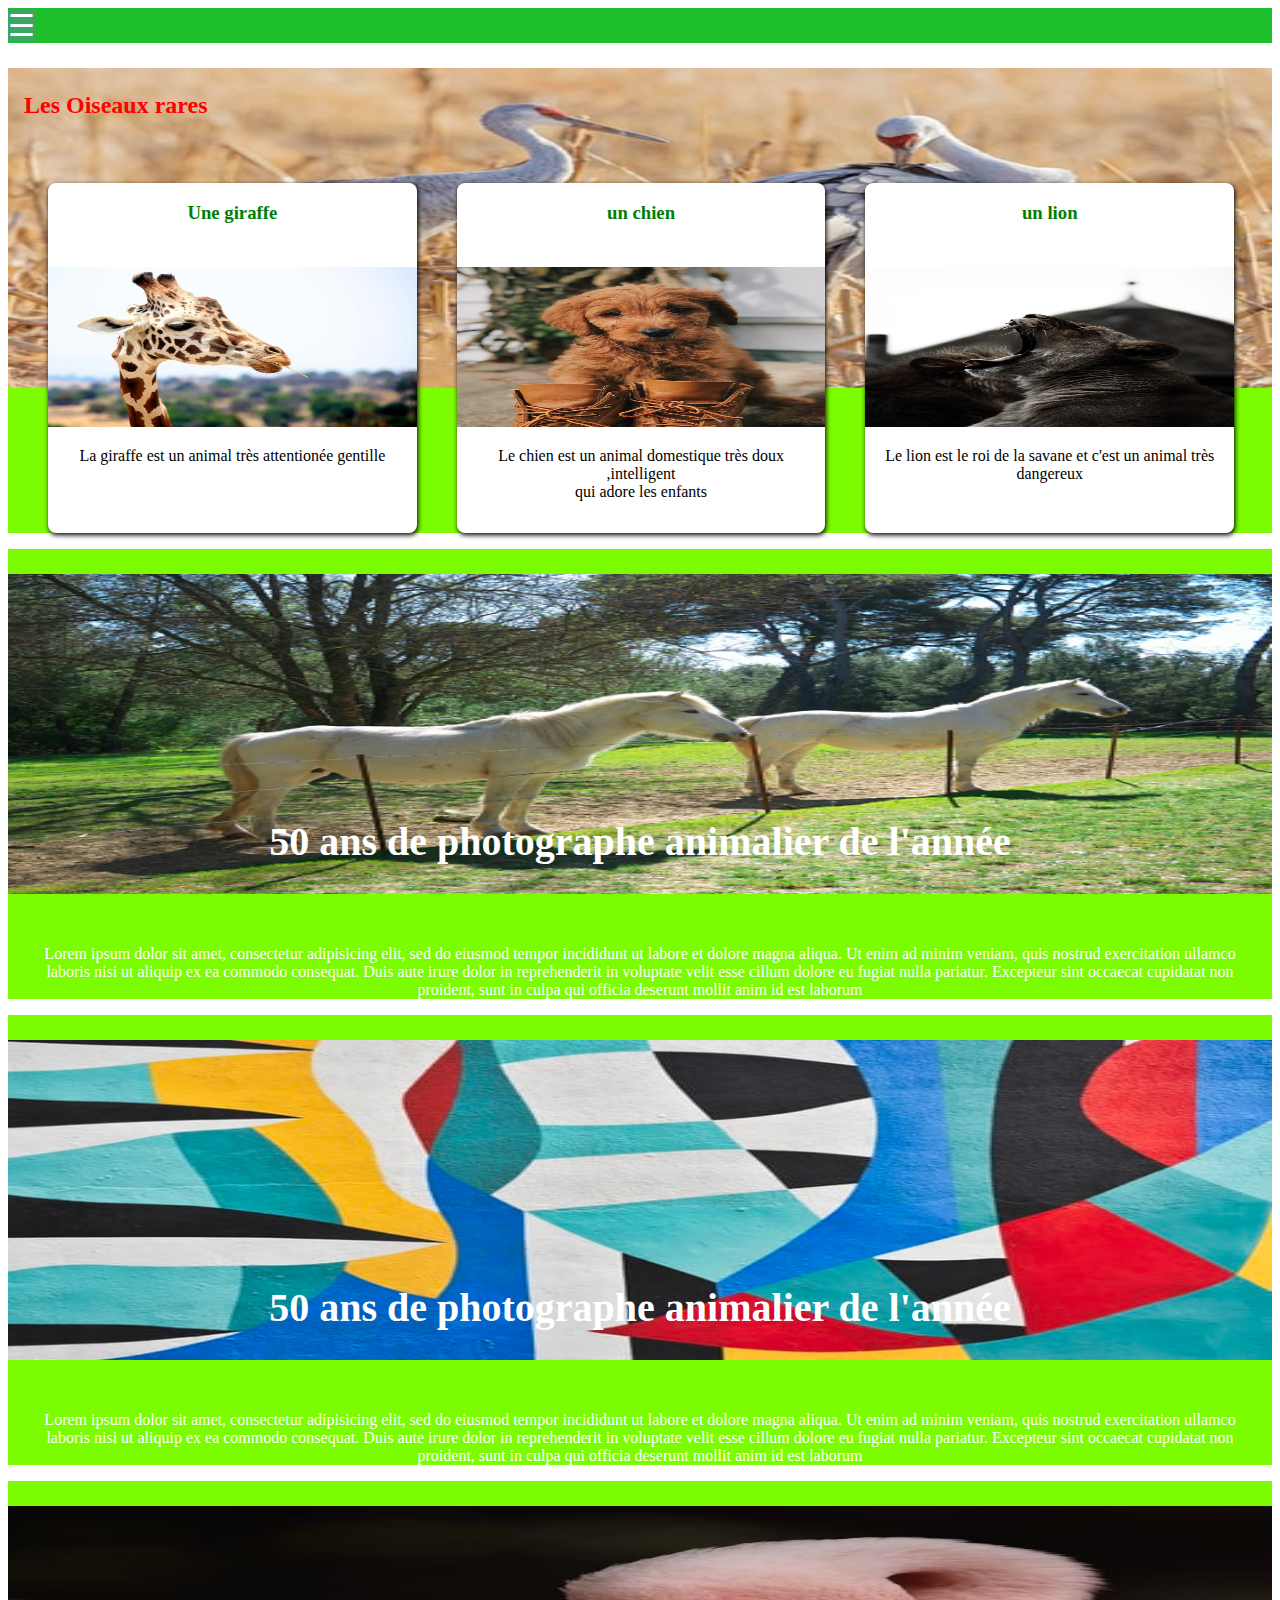
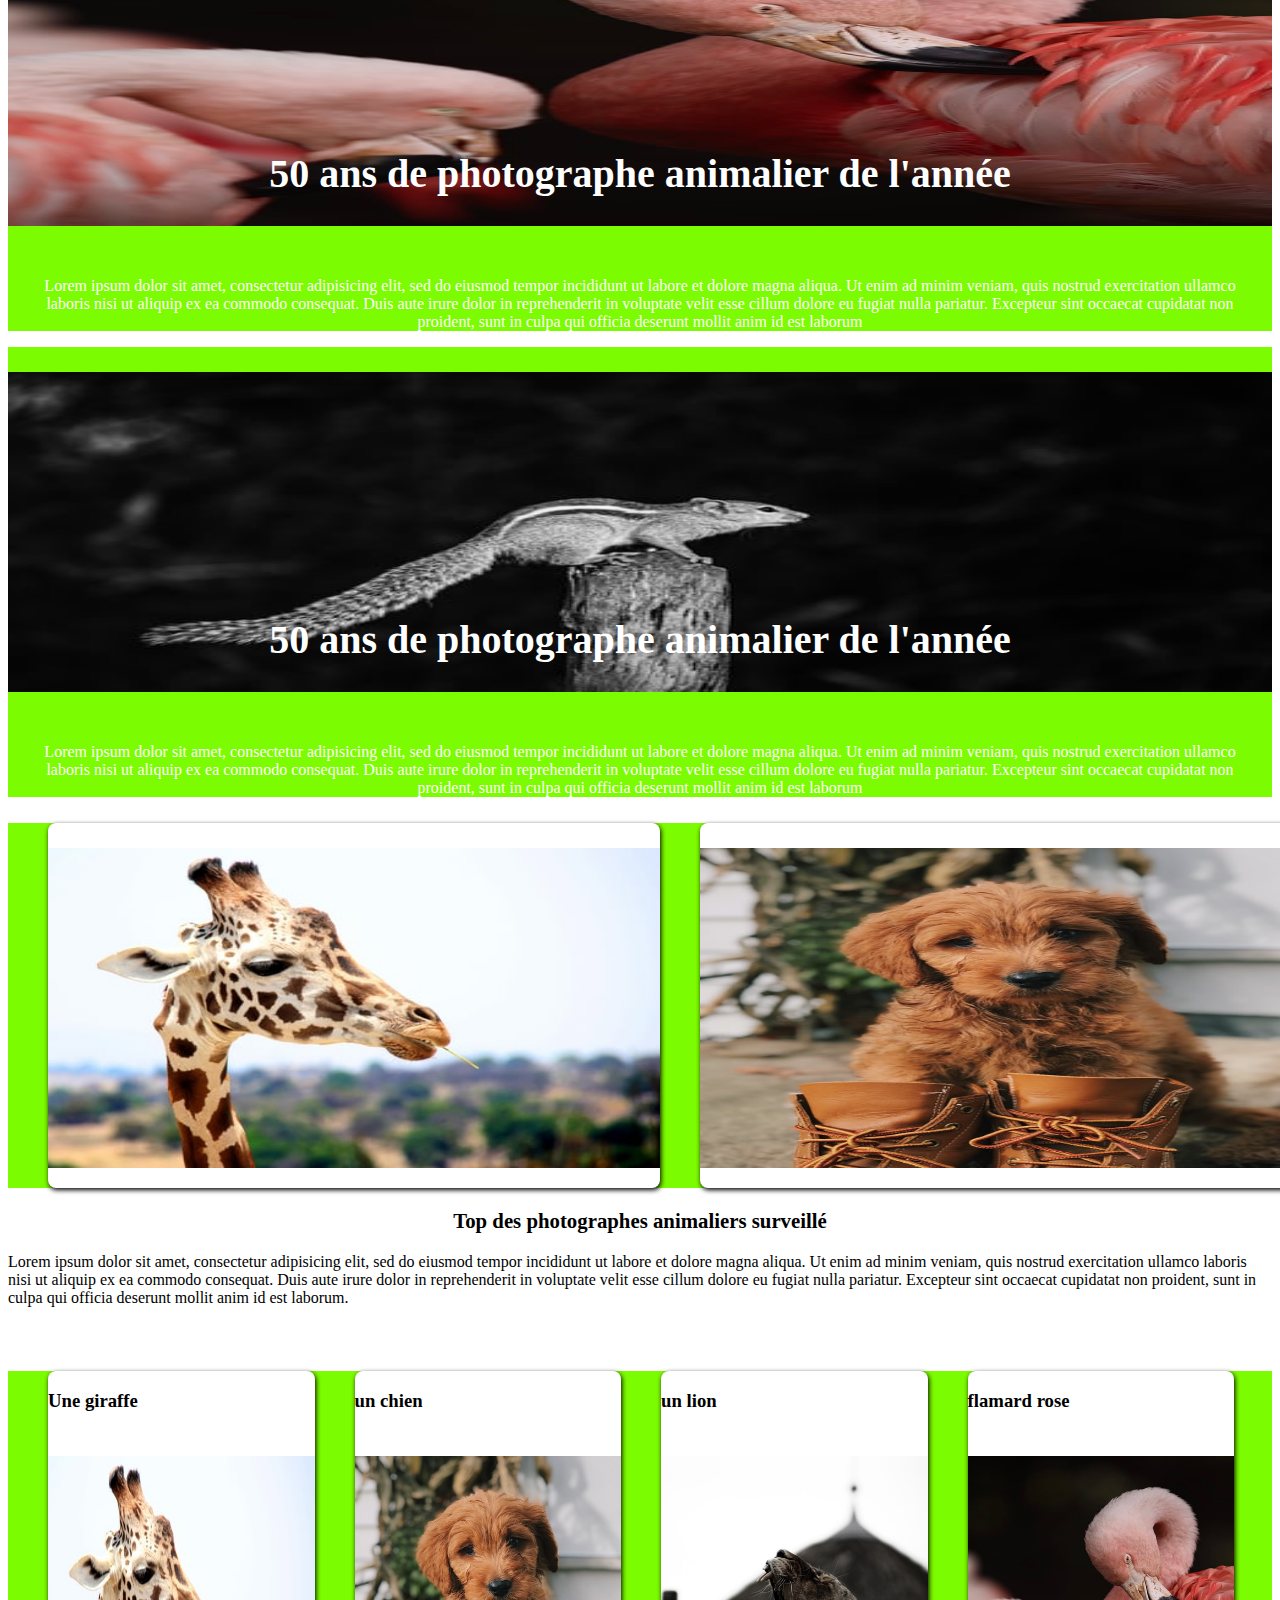
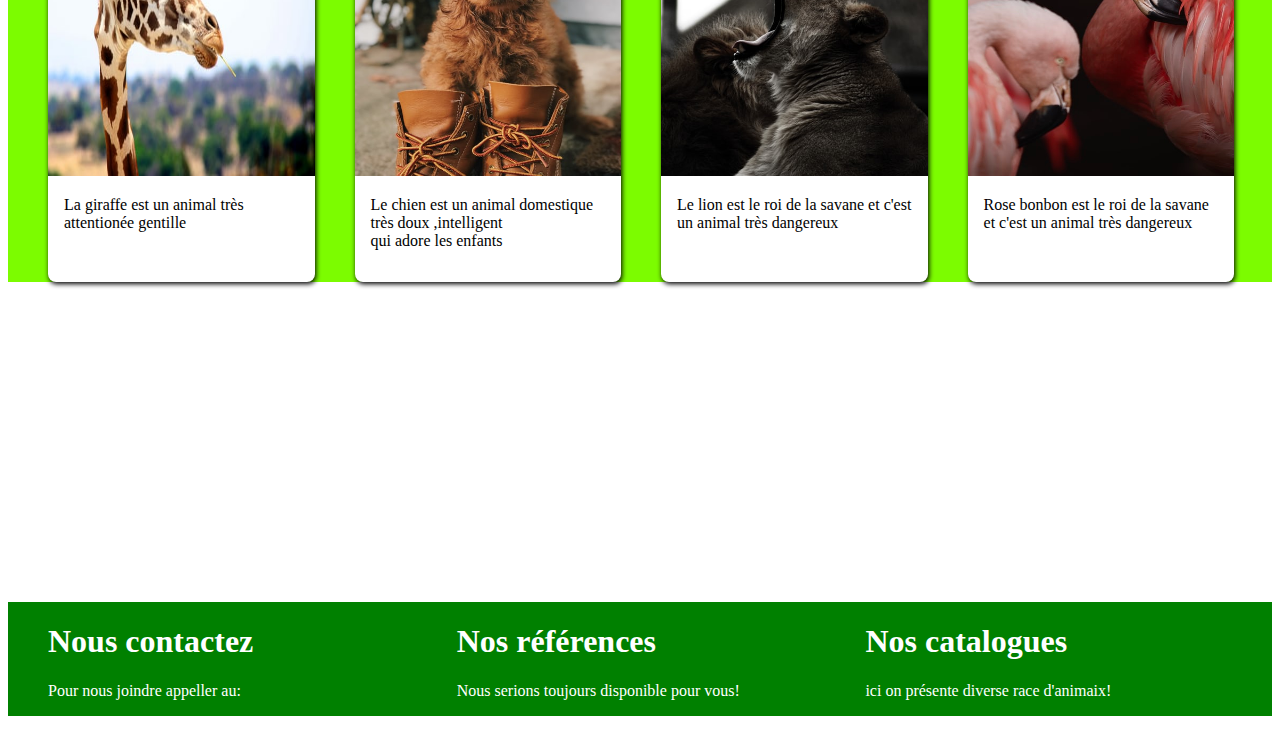
<file: index.html>
<!DOCTYPE html>
<html lang="fr">

<head>
    <meta charset="UTF-8">
    <meta http-equiv="X-UA-Compatible" content="IE=edge">
    <meta name="viewport" content="width=device-width, initial-scale=1.0">
    <title>TheZOO | Acceuil</title>
    <link rel="stylesheet" href="css/style.css">
</head>

<body>
    <header>
        <nav id="mySidenav" class="sidenav">
            <a href="javascript:void(0)" class="closebtn" onclick="closeNav()">&times;</a>

            <a href="#">TheZoo</a>
            <a href="#">Services</a>
            <a href="#">About</a>
            <a href="#">Contact</a>
        </nav>
        <span style="font-size:30px;cursor:
pointer" onpointermove="openNav()">☰ 
</span>
    </header>


         <div class="banniere">
                <img src="images/img.jpg" alt="oiseaux" title="faune">
             <h2>Les Oiseaux rares</h2>
        </div>




    <div class="container1">

       <ul class="picture">
           <li class="see" >
                <h3>Une giraffe</h3>
               <img src="images/giraffe.jpg" alt="photo de giraffe">
               <p>La giraffe est un animal très attentionée gentille</p>
               
           </li>

           <li class="see">
                <h3>un chien</h3>
               <img src="images/chien.jpg" alt="photo de chien">
               <p>Le chien est un animal domestique très doux ,intelligent </br> 
               qui adore les enfants </p>
               
           </li>

           <li class="see">
                <h3>un lion</h3>
               <img src="images/lion.jpg" alt="photo de lion">
               <p>Le lion est le roi de la savane et c'est un animal très dangereux </ br> </p>
               
           </li>
       </ul>

    </div>

    <div class="elephant">
        <img src="images/cheval.jpg" alt="photo de cheval">
        <h4>50 ans de photographe animalier de l'année</h4>
        <p>Lorem ipsum dolor sit amet, consectetur adipisicing elit, sed do eiusmod
        tempor incididunt ut labore et dolore magna aliqua. Ut enim ad minim veniam,
        quis nostrud exercitation ullamco laboris nisi ut aliquip ex ea commodo
        consequat. Duis aute irure dolor in reprehenderit in voluptate velit esse
        cillum dolore eu fugiat nulla pariatur. Excepteur sint occaecat cupidatat non
        proident, sunt in culpa qui officia deserunt mollit anim id est laborum</p>
        
    </div>
     

     <div class="elephant">
        <img src="images/yes.jpg" alt="photo de couleur">
        <h4>50 ans de photographe animalier de l'année</h4>
        <p>Lorem ipsum dolor sit amet, consectetur adipisicing elit, sed do eiusmod
        tempor incididunt ut labore et dolore magna aliqua. Ut enim ad minim veniam,
        quis nostrud exercitation ullamco laboris nisi ut aliquip ex ea commodo
        consequat. Duis aute irure dolor in reprehenderit in voluptate velit esse
        cillum dolore eu fugiat nulla pariatur. Excepteur sint occaecat cupidatat non
        proident, sunt in culpa qui officia deserunt mollit anim id est laborum</p>
        
    </div>

     <div class="elephant">
        <img src="images/no.jpg" alt="photo de 'laigle">
        <h4>50 ans de photographe animalier de l'année</h4>
        <p>Lorem ipsum dolor sit amet, consectetur adipisicing elit, sed do eiusmod
        tempor incididunt ut labore et dolore magna aliqua. Ut enim ad minim veniam,
        quis nostrud exercitation ullamco laboris nisi ut aliquip ex ea commodo
        consequat. Duis aute irure dolor in reprehenderit in voluptate velit esse
        cillum dolore eu fugiat nulla pariatur. Excepteur sint occaecat cupidatat non
        proident, sunt in culpa qui officia deserunt mollit anim id est laborum</p>
        
    </div>

     <div class="elephant">
        <img src="images/non.jpg" alt="photo de 'laigle">
        <h4>50 ans de photographe animalier de l'année</h4>
        <p> Lorem ipsum dolor sit amet, consectetur adipisicing elit, sed do eiusmod
        tempor incididunt ut labore et dolore magna aliqua. Ut enim ad minim veniam,
        quis nostrud exercitation ullamco laboris nisi ut aliquip ex ea commodo
        consequat. Duis aute irure dolor in reprehenderit in voluptate velit esse
        cillum dolore eu fugiat nulla pariatur. Excepteur sint occaecat cupidatat non
        proident, sunt in culpa qui officia deserunt mollit anim id est laborum</p>
        
    </div>

     <div class="section">
        <ul class="sectiondouble">
            <li class="two">
                <img src="images/giraffe.jpg" alt="giraffe">
            </li> 

            <li class="two">
                <img src="images/chien.jpg" alt="chien">
            </li>
        </ul>
    </div>

    <h3> Top des photographes animaliers surveillé</h3>
    <p> Lorem ipsum dolor sit amet, consectetur adipisicing elit, sed do eiusmod
    tempor incididunt ut labore et dolore magna aliqua. Ut enim ad minim veniam,
    quis nostrud exercitation ullamco laboris nisi ut aliquip ex ea commodo
    consequat. Duis aute irure dolor in reprehenderit in voluptate velit esse
    cillum dolore eu fugiat nulla pariatur. Excepteur sint occaecat cupidatat non
    proident, sunt in culpa qui officia deserunt mollit anim id est laborum.</p>

    <div class="section2">

       <ul class="picture2">
           <li class="read" >
                <h3>Une giraffe</h3>
               <img src="images/giraffe.jpg" alt="photo de giraffe">
               <p>La giraffe est un animal très attentionée gentille</p>
               
           </li>

           <li class="read">
                <h3>un chien</h3>
               <img src="images/chien.jpg" alt="photo de chien">
               <p>Le chien est un animal domestique très doux ,intelligent </br> 
               qui adore les enfants </p>
               
           </li>

           <li class="read">
                <h3>un lion</h3>
               <img src="images/lion.jpg" alt="photo de lion">
               <p>Le lion est le roi de la savane et c'est un animal très dangereux </ br> </p>
               
           </li>

           <li class="read">
                <h3>flamard rose</h3>
               <img src="images/no.jpg" alt="photo de lion">
               <p>Rose bonbon est le roi de la savane et c'est un animal très dangereux </ br> </p>
               
           </li>
       </ul>

    </div>


    <footer>
        <ul>
            <li>
                <h1>Nous contactez</h1>
                <p> Pour nous joindre appeller au:</p>
            </li>
            <li>
                <h1>Nos références</h1>
                <p>Nous serions toujours disponible pour vous!</p>
            </li>
            <li>
                <h1>Nos catalogues</h1>
                <p> ici on présente diverse race d'animaix!</p>
            </li>
        </ul>
    </footer>

  



    <script src="js/feuille.js"></script>
</body>
</html>
</file>
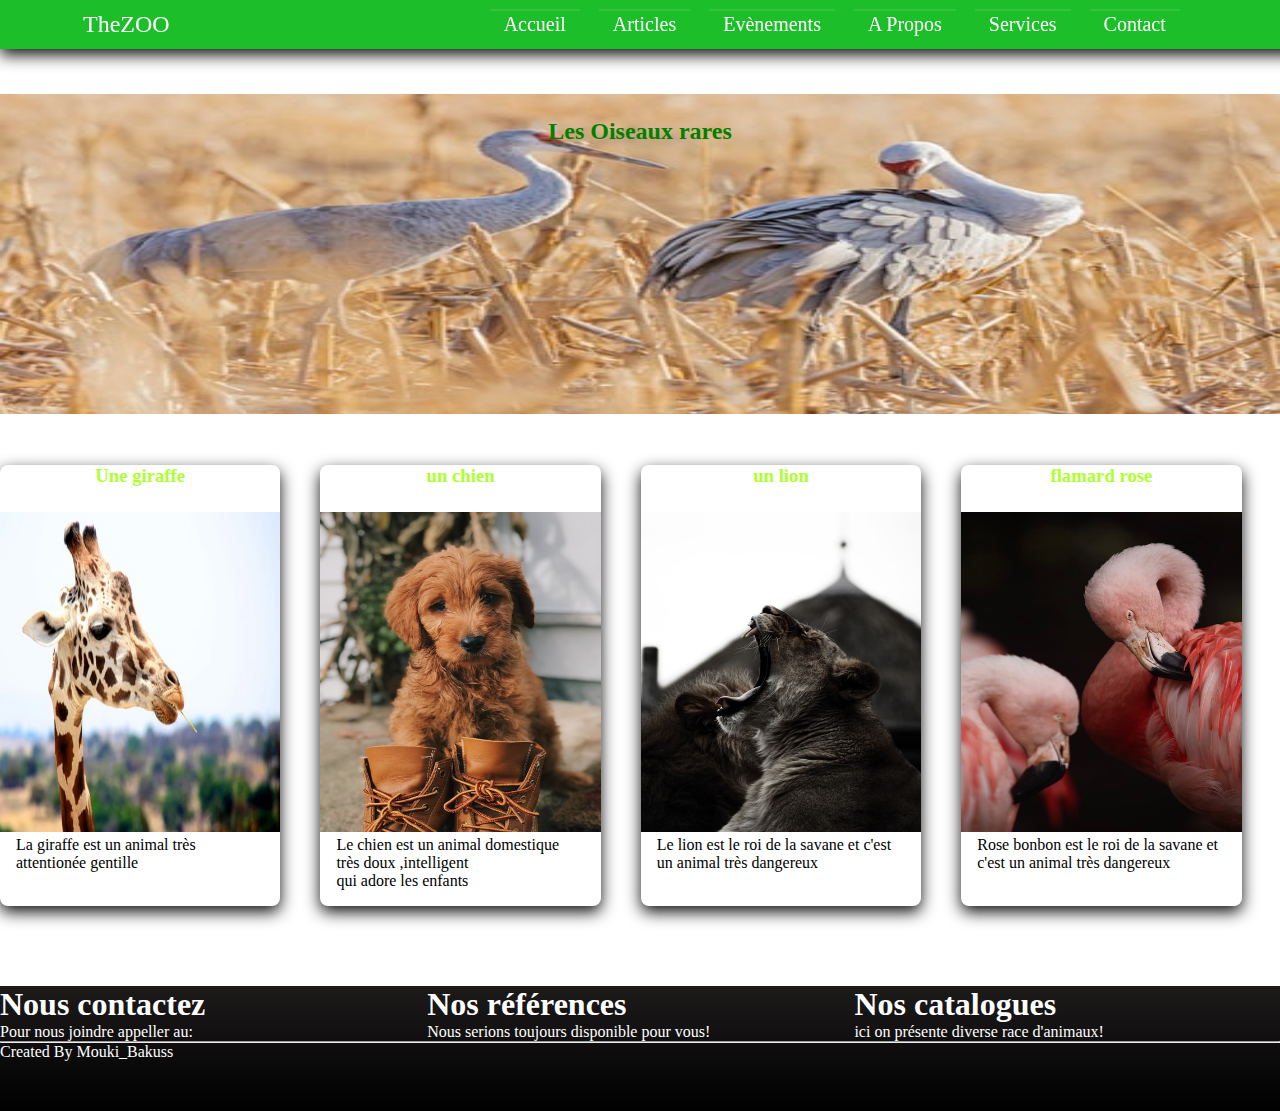
<file: pre-index.html>
<!DOCTYPE html>
<html>
<head>
	<meta charset="utf-8">
	<meta http-equiv="X-UA-Compatible" content="IE=edge">
    <meta name="viewport" content="width=device-width, initial-scale=1.0">
	<link rel="stylesheet" type="text/css" href="css/feuille.css">
	<title></title>
</head>
<body>
	<input type="checkbox" name="" id="check">
    <label for="check" class="btn-label">
        <span id="btn">☰</span>
        <span id="cancel">X</span>
    </label>
    <div class="sidebar">
        <header> TheZOO
        </header>
        <ul>
            <li><a href="../index.html">Accueil</a></li>
            <li><a href="search.html">Articles</a></li>
            <li><a href="#">Evènements</a></li>
            <li><a href="#">A Propos</a></li>
            <li><a href="#">Services</a></li>
            <li><a href="#">Contact</a></li>
        </ul>
    </div>


         <div class="banniere">
             <img src="images/img.jpg" alt="oiseaux" title="faune">
             <h2>Les Oiseaux rares</h2>
        </div>




    <div class="container1"> 

    	<div class="section2">

       <ul class="picture2">
           <li class="read" >
               <h3>Une giraffe</h3>
               <img src="images/giraffe.jpg" alt="photo de giraffe">
               <p>La giraffe est un animal très attentionée gentille</p> 
           </li>

           <li class="read">
                <h3>un chien</h3>
               <img src="images/chien.jpg" alt="photo de chien">
               <p>Le chien est un animal domestique très doux ,intelligent </br> 
               qui adore les enfants </p>
               
           </li>

           <li class="read">
               <h3>un lion</h3>
               <img src="images/lion.jpg" alt="photo de lion">
               <p>Le lion est le roi de la savane et c'est un animal très dangereux </ br> </p>
               
           </li>

           <li class="read">
               <h3>flamard rose</h3>
               <img src="images/no.jpg" alt="photo de lion">
               <p>Rose bonbon est le roi de la savane et c'est un animal très dangereux </ br> </p> 
           </li>
       </ul>

    </div>








      <footer>
        <ul>

            <li>
                <h1>Nous contactez</h1>
                <p> Pour nous joindre appeller au:</p>
            </li>
            <li>
                <h1>Nos références</h1>
                <p>Nous serions toujours disponible pour vous!</p>
            </li>
            <li>
                <h1>Nos catalogues</h1>
                <p> ici on présente diverse race d'animaux!</p>
            </li>

        </ul>
        <hr class="ligne">
        <div>
        	<p>Created By Mouki_Bakuss</p>
        </div>
    </footer>


  



    
</body>
</html>
</body>
</html>
</file>
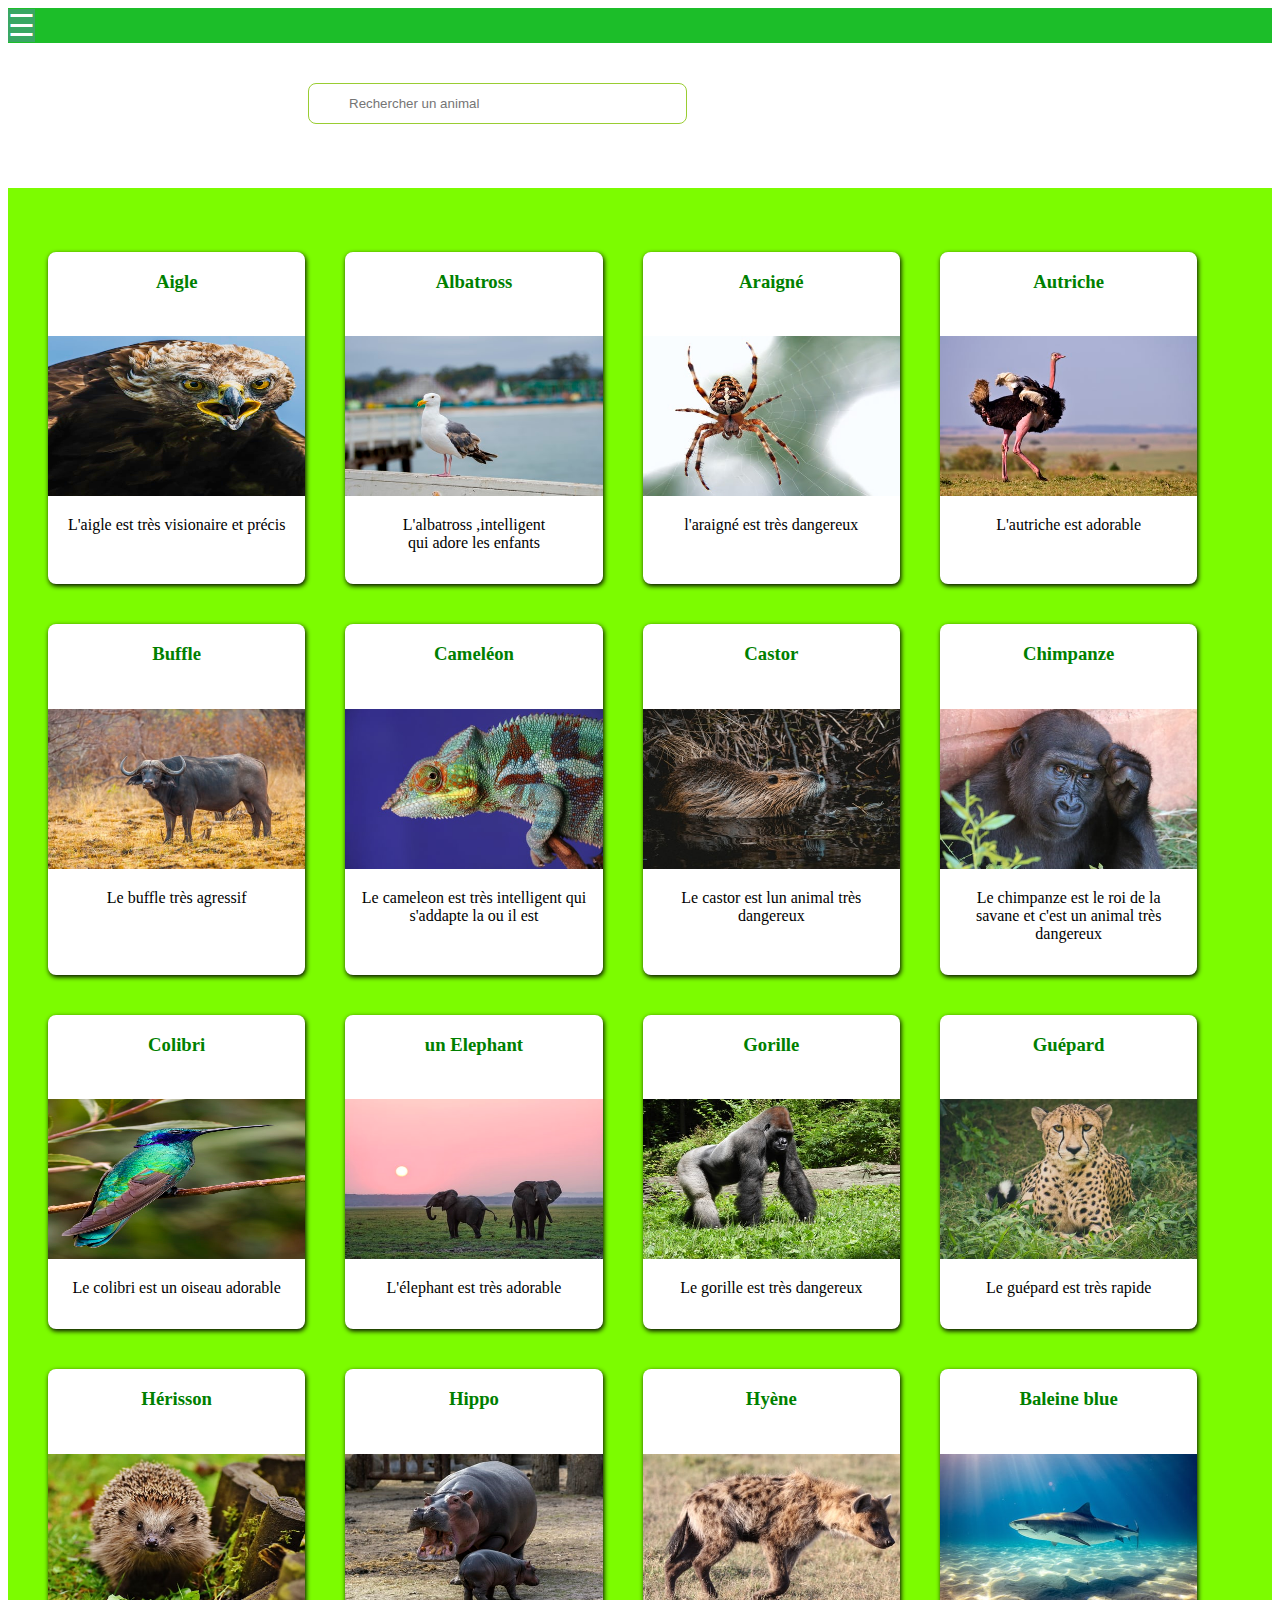
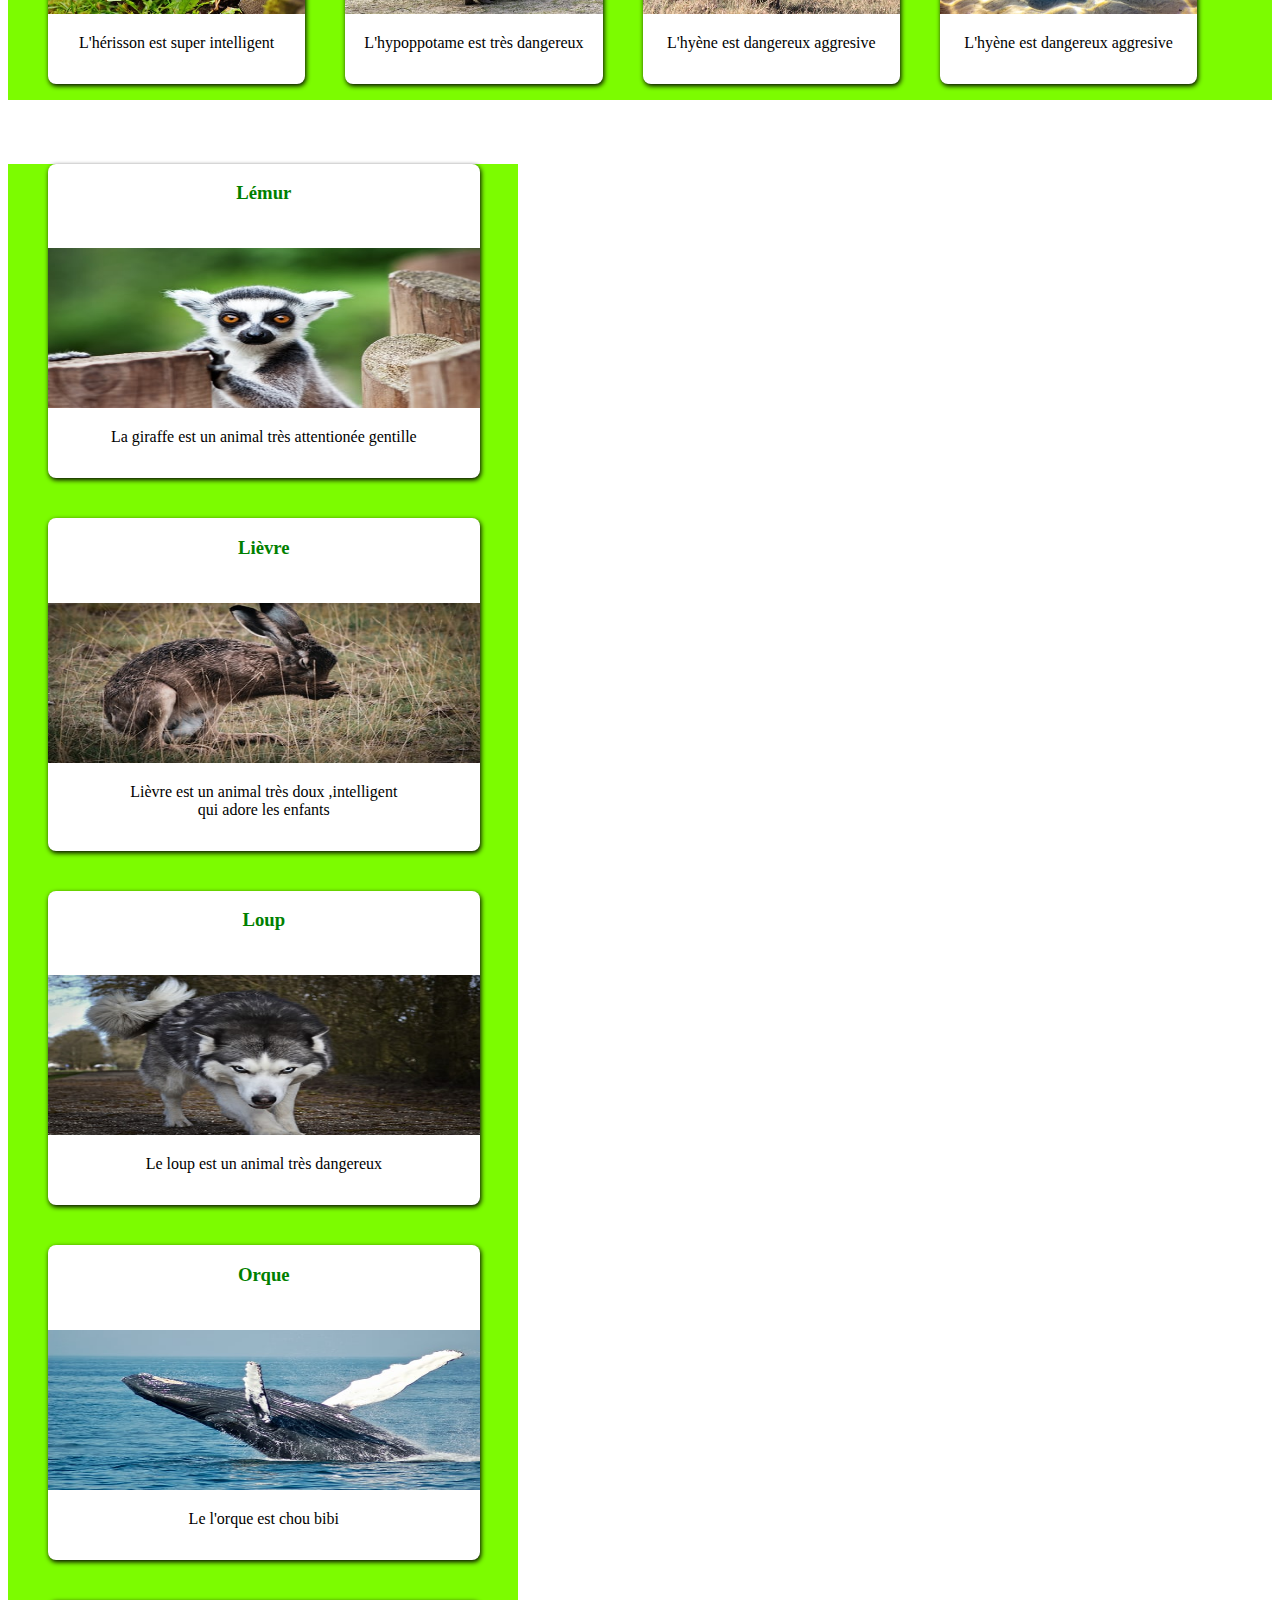
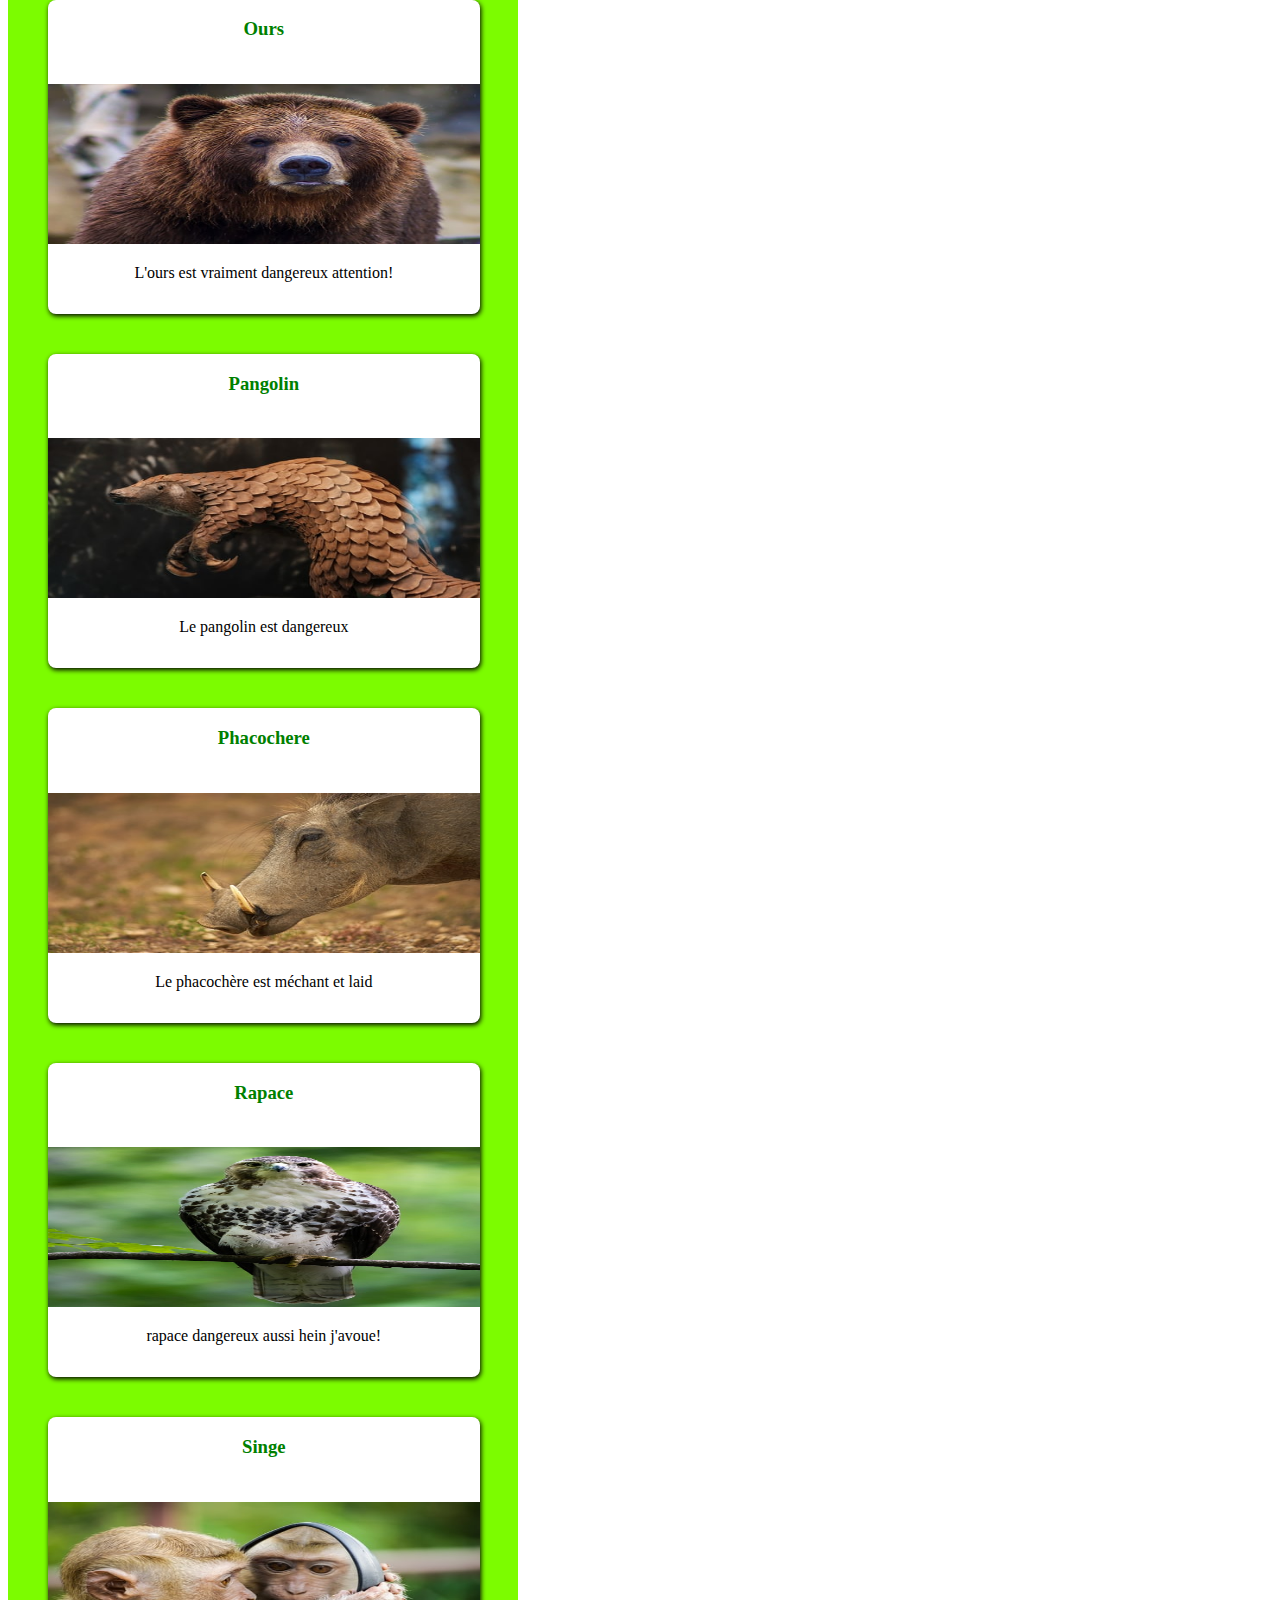
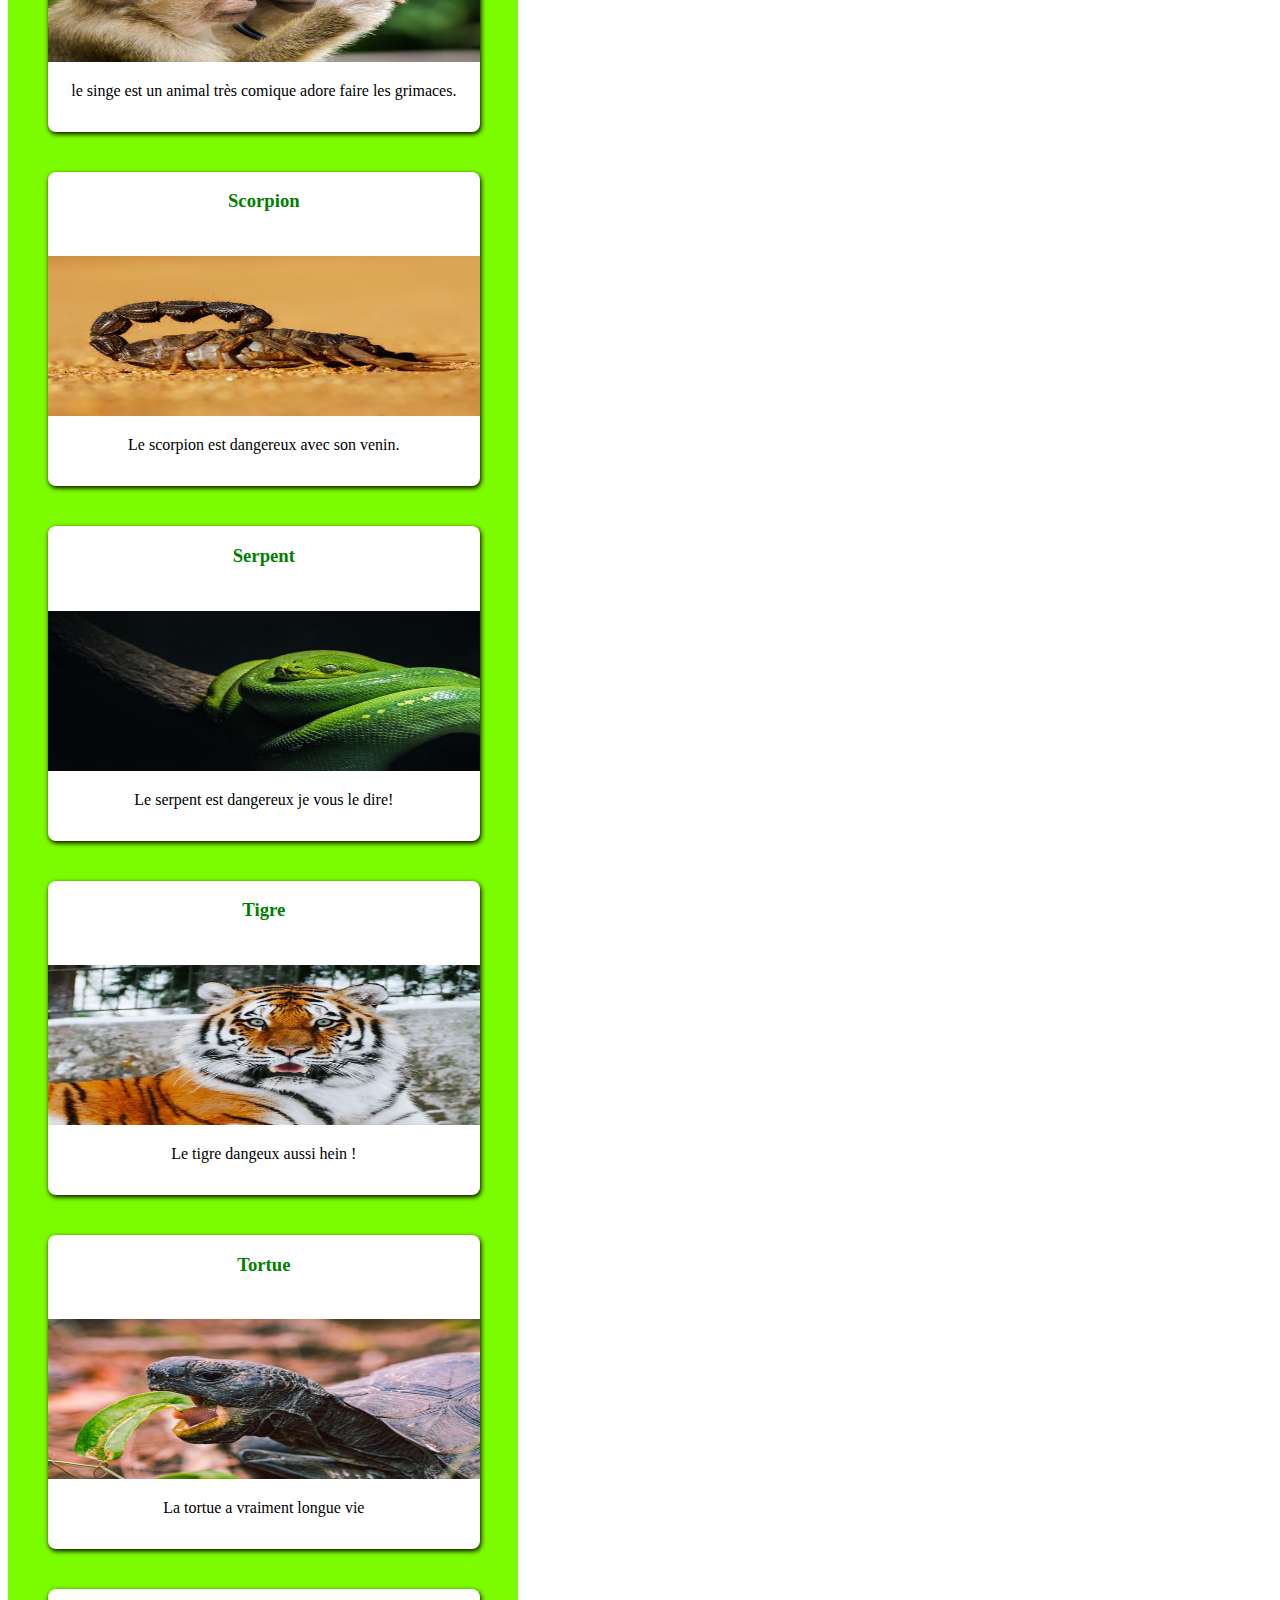
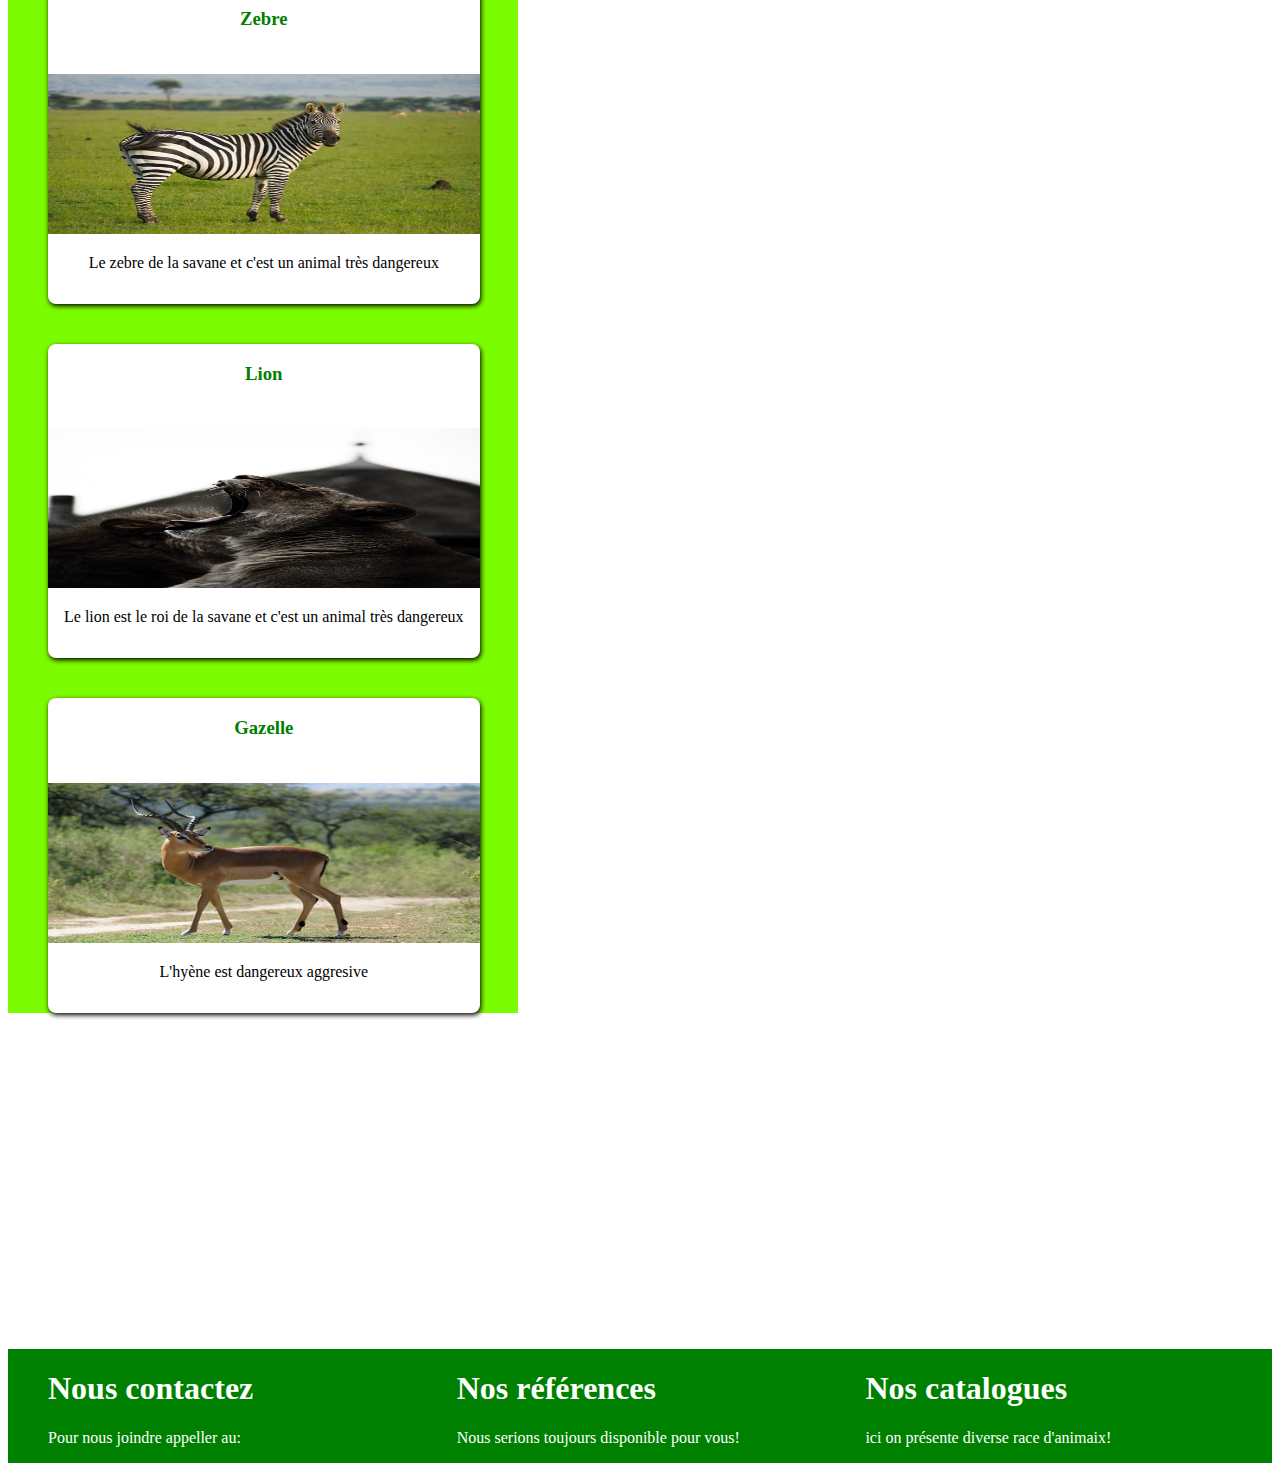
<file: search.html>
<!DOCTYPE html>
<html>
<head>
	<meta charset="utf-8">
	 <meta charset="UTF-8">
    <meta http-equiv="X-UA-Compatible" content="IE=edge">
    <meta name="viewport" content="width=device-width, initial-scale=1.0">
    <title>TheZOO | Acceuil</title>
    <link rel="stylesheet" href="css/style.css">
	<title>Page de recherche</title>
</head>
<body>

	<header>
        <nav id="mySidenav" class="sidenav">
            <a href="javascript:void(0)" class="closebtn" onclick="closeNav()">&times;</a>

            <a href="#">TheZoo</a>
            <a href="#">Services</a>
            <a href="#">About</a>
            <a href="#">Contact</a>
        </nav>
        <span style="font-size:30px;cursor:
pointer" onpointermove="openNav()">☰ 
</span>
    </header>

    <input type="search" name="search" placeholder="Rechercher un animal" id="Filt"
    onkeyup="searchFilter()">

     <div class="card1">

       <ul class="picture" id="listener">
           <li class="see" >
                <h3>Aigle</h3>
               <img src="images/aigle_royal.jpg" alt="photo d'un aigle">
               <p>L'aigle est très visionaire et précis</p>
               
           </li>

           <li class="see">
                <h3>Albatross</h3>
               <img src="images/albatross.jpg" alt="photo de l'albatross">
               <p>L'albatross ,intelligent </br> 
               qui adore les enfants </p>    
           </li>

           <li class="see">
                <h3>Araigné</h3>
               <img src="images/araigne.jpg" alt="photo de L'araigné">
               <p>l'araigné est très dangereux </ br> </p>
           </li>
           <li class="see">
                <h3>Autriche</h3>
               <img src="images/autriche.jpg" alt="photo de L'autriche">
               <p>L'autriche est adorable</ br> </p>
           </li>
           <li class="see">
                <h3>Buffle</h3>
               <img src="images/buffle.jpg" alt="photo de buffle">
               <p>Le buffle très agressif</ br> </p>
           </li>
           <li class="see">
                <h3>Cameléon</h3>
               <img src="images/cameleon.jpg" alt="photo de cameleon">
               <p>Le  cameleon est très intelligent qui s'addapte la ou il est </ br> </p>
           </li>
           <li class="see">
                <h3>Castor</h3>
               <img src="images/castor.jpg" alt="photo de castor">
               <p>Le castor est lun animal très dangereux </ br> </p>
           </li>
           <li class="see">
                <h3>Chimpanze</h3>
               <img src="images/chimpanze.jpg" alt="photo de chimpanze">
               <p>Le chimpanze est le roi de la savane et c'est un animal très dangereux </ br> </p>
           </li>
           <li class="see">
                <h3>Colibri</h3>
               <img src="images/colibri.jpg" alt="photo de colibri">
               <p>Le colibri est un oiseau adorable</p>
           </li>
           <li class="see">
                <h3>un Elephant</h3>
               <img src="images/elephant.jpg" alt="photo de l'elephant">
               <p>L'élephant est très adorable</p>
           </li>
           <li class="see">
                <h3>Gorille</h3>
               <img src="images/gorille.jpg" alt="photo de gorille">
               <p>Le gorille est très dangereux </p>
           </li>
           <li class="see">
                <h3>Guépard</h3>
               <img src="images/guepard.jpg" alt="photo de guepard">
               <p>Le guépard est très rapide </p>
           </li>
           <li class="see">
                <h3>Hérisson</h3>
               <img src="images/herisson.jpg" alt="photo de l'hérisson">
               <p>L'hérisson est super intelligent </p>
           </li>
           <li class="see">
                <h3>Hippo</h3>
               <img src="images/hippo.jpg" alt="photo de l'hypoppotame">
               <p>L'hypoppotame est très dangereux </p>
           </li>
           <li class="see">
                <h3>Hyène</h3>
               <img src="images/hyene.jpg" alt="photo de l'hyène">
               <p>L'hyène est dangereux aggresive </p>
           </li>
           <li class="see">
                <h3>Baleine blue</h3>
               <img src="images/baleine.jpg" alt="photo de baleine">
               <p>L'hyène est dangereux aggresive </p>
           </li>
       </ul>

    </div>



    <div class="card2">

       <ul class="picture" id="listener2" >
           <li class="see" >
                <h3>Lémur</h3>
               <img src="images/lemur.jpg" alt="photo de lemur">
               <p>La giraffe est un animal très attentionée gentille</p>
               
           </li>

           <li class="see">
                <h3>Lièvre</h3>
               <img src="images/lievre.jpg" alt="photo de lièvre">
               <p>Lièvre est un animal très doux ,intelligent </br> 
               qui adore les enfants </p>    
           </li>

           <li class="see">
                <h3>Loup</h3>
               <img src="images/loup.jpg" alt="photo de loup">
               <p>Le loup est un animal très dangereux </p>
           </li>
           <li class="see">
                <h3>Orque</h3>
               <img src="images/orque.jpg" alt="photo d'orque">
               <p>Le l'orque est chou bibi </p>
           </li>
           <li class="see">
                <h3>Ours</h3>
               <img src="images/ours.jpg" alt="photo de d'ours">
               <p>L'ours est vraiment dangereux attention! </p>
           </li>
           <li class="see">
                <h3>Pangolin</h3>
               <img src="images/pangolin.jpg" alt="photo de pangolin">
               <p>Le pangolin est dangereux </p>
           </li>
           <li class="see">
                <h3>Phacochere</h3>
               <img src="images/phacochere.jpg" alt="photo de phacochere">
               <p>Le phacochère est méchant et laid</p>
           </li>
           <li class="see">
                <h3>Rapace</h3>
               <img src="images/rapace.jpg" alt="photo de rapace">
               <p>rapace dangereux aussi hein j'avoue!</p>
           </li>
           <li class="see">
                <h3>Singe</h3>
               <img src="images/singe.jpg" alt="photo de singe">
               <p>le singe est un animal très comique adore faire les grimaces.</p>
           </li>
           <li class="see">
                <h3>Scorpion</h3>
               <img src="images/scorpion.jpg" alt="photo de scorpion">
               <p>Le scorpion est dangereux avec son venin. </p>
           </li>
           <li class="see">
                <h3>Serpent</h3>
               <img src="images/snake.jpg" alt="photo de serpent">
               <p>Le serpent est dangereux je vous le dire! </p>
           </li>
           <li class="see">
                <h3>Tigre</h3>
               <img src="images/tigre.jpg" alt="photo de tigre">
               <p>Le tigre dangeux aussi hein ! </p>
           </li>
           <li class="see">
                <h3>Tortue</h3>
               <img src="images/tortue.jpg" alt="photo de tortue">
               <p>La tortue a vraiment longue vie</p>
           </li>
           <li class="see">
                <h3>Zebre</h3>
               <img src="images/zebre.jpg" alt="photo de zebre">
               <p>Le zebre de la savane et c'est un animal très dangereux </ br> </p>
           </li>
           <li class="see">
                <h3>Lion</h3>
               <img src="images/lion.jpg" alt="photo de lion">
               <p>Le lion est le roi de la savane et c'est un animal très dangereux </ br> </p>
           </li>
           <li class="see">
                <h3>Gazelle</h3>
               <img src="images/gazelle.jpg" alt="photo de gazelle">
               <p>L'hyène est dangereux aggresive </p>
           </li>
       </ul>

    </div>












    <footer>
        <ul>
            <li>
                <h1>Nous contactez</h1>
                <p> Pour nous joindre appeller au:</p>
            </li>
            <li>
                <h1>Nos références</h1>
                <p>Nous serions toujours disponible pour vous!</p>
            </li>
            <li>
                <h1>Nos catalogues</h1>
                <p> ici on présente diverse race d'animaix!</p>
            </li>
        </ul>
    </footer>

    <script src="js/feuille.js"></script>
    <script src="js/filtrage.js"></script>

</body>
</html>
</file>
<file: css/style.css>
:root{
    --Allcolor:#1cbe29;
    --span :#39a763;
    --picture : lawngreen;

}

.picture
{
    display: grid;
    grid-template-columns: repeat(auto-fit,minmax(30ch,1fr));
    grid-gap: 2.5rem;
    margin-top:4rem;
    background: var(--picture);
    padding-right: 3%;
}
.card1
{
    display: grid;
    grid-template-columns: repeat(auto-fit,minmax(30ch,1fr));
    grid-gap: 2.5rem;
    margin-top:4rem;
    background: var(--picture);
    padding-right: 3%;
}

.card2
{
    display: flex;
    overflow-x: scroll;
}

.picture2 
{
    display: grid;
    grid-template-columns: repeat(auto-fit,minmax(30ch,1fr));
    grid-gap: 2.5rem;
    margin-top:4rem;
    background: var(--picture);
    padding-right: 3%;
}

.read 
{
    background-color: white;
    border-radius: 0.5rem;
    box-shadow: 0.05rem 0.1rem 0.3rem -0.03rem rgba(0, 0, 0.45);
    padding-bottom: 1rem;
    list-style: none;
}


.see 
{
    background-color: white;
    border-radius: 0.5rem;
    box-shadow: 0.05rem 0.1rem 0.3rem -0.03rem rgba(0, 0, 0.45);
    padding-bottom: 1rem;
    list-style: none;
}

 .picture .see img
{
    width: 100%;
    height: max(10rem);

}

 .sectiondouble
{
    display: grid;
    grid-template-columns: repeat(auto-fit,minmax(25ch,1fr));
    grid-gap: 2.5rem;
    margin-top:2% ;
    padding-right: 0.5%;
    list-style: none;
    background: var(--picture);
    width: 100%;

}

.section + h3
{
    text-align: center;
    font-size: 1.3rem;
    font-family: georgia;
}

.two 
{
    background-color: white;
    border-radius: 0.5rem;
    box-shadow: 0.05rem 0.1rem 0.3rem -0.03rem rgba(0, 0, 0.45);
    padding-bottom: 1rem;
    list-style: none;
}


.elephant 
{
    width: 100%;
    background: var(--picture);

}

.elephant h4
{
    font-size: 2.5em;
    font-family: georgia;
    margin-top: -5rem;
}



.elephant p 
{
    color: white;
    text-align: center;
}

.elephant h4
{
    color: white;
    text-align: center;
    margin-bottom: 5rem;

}

.picture .see p 
{
    text-align: center;
}

.picture .see h3
{
    
    text-align: center;
    color: green;
}

img ~* 
{
    margin-left: 1rem;
    margin-right: 1rem;

}

/*.container1
{
    width: 100%;
    height: max(45rem);
    background: black;
    display: flex;
}
*/

footer ul
{
    display: grid;
    grid-template-columns: repeat(auto-fit,minmax(30ch,1fr));
    grid-gap: 2.5rem;
    margin-top:20rem;
    background: green;
    padding-right: 3%;
    list-style: none;

}

footer 
{
    list-style: none;
    color: white;
}



h2
{
    
   margin-top: -300px;
    color: red;
}

header
{
    background: var(--Allcolor);
}

span
{
    background: var(--span);
    color: white;
}

img
{
    margin-top: 25px;
    width: 100%;
    height: max(20rem);
}

input
{

  width: 30%;
  padding: 12px 20px 12px 40px;
  border: 1px solid yellowgreen;
  margin-top: 40px;
  border-radius: 8px 8px ;
  margin-left: 300px;
  
}


.sidenav {
    height: 100%;
    width: 0;
    position: fixed;
    z-index: 1;
    top: 0;
    left: 0;
    background-color: var(--Allcolor);
    overflow-x: hidden;
    transition: 0.5s;
    padding-top: 60px;
}

.sidenav a {
    padding: 8px 8px 8px 32px;
    text-decoration: none;
    font-size: 25px;
    color: white;
    display: block;
    transition: 0.3s
}

.sidenav a:hover,
.offcanvas a:focus {
    color: #f1f1f1;
}

.sidenav .closebtn {
    position: absolute;
    top: 0;
    right: 25px;
    font-size: 36px;
    margin-left: 50px;
}

@media screen and (max-height: 450px) {
    .sidenav {
        padding-top: 15px;
    }
    .sidenav a {
        font-size: 18px;
    }
}
</file>
<file: css/feuille.css>
:root {
--sidebar: white;
--sidebar_bg: #39a763;
--header: white;
--header_bg: #1cbe29;
--bar-btn_bg: #1cbe29;
--bar-btn: white;
--bar-cancel_bg: #39a763;
--bar-cancel: white;
--bar-cancel-hover_bg: #b34444;
--Allcolor:#1cbe29;
--span :#39a763;
--picture : lawngreen;
--footer: gray;
--footer_bg: linear-gradient(rgb(29, 26, 26), black);
--footer_hr: linear-gradient(to right, orange, orange, orange, white, rgb(7, 151, 14), rgb(7, 151, 14));
}

/* debut page principal*/

.banniere{

    margin-bottom: 20rem;
    margin-top: 2rem;
}

.banniere h2 
{
    text-align: center;
    color: green;
}


.picture2 h3
{
    text-align: center;
    color: greenyellow;
}


.picture2 
{
    display: grid;
    grid-template-columns: repeat(auto-fit,minmax(30ch,1fr));
    grid-gap: 2.5rem;
    margin-top:4rem;
    /*background: var(--picture);*/
    padding-right: 3%;
}

.read 
{
    background-color: white;
    border-radius: 0.5rem;
    /*box-shadow: 0.05rem 0.1rem 0.3rem -0.03rem rgba(0, 0, 0.45);*/
    box-shadow: 0  6px 1rem rgb(17, 17, 17);
    padding-bottom: 1rem;
    list-style: none;
}




 
 .sectiondouble
{
    display: grid;
    grid-template-columns: repeat(auto-fit,minmax(25ch,1fr));
    grid-gap: 2.5rem;
    margin-top:2% ;
    padding-right: 0.5%;
    list-style: none;
    background: var(--picture);
    width: 100%;

}

.section + h3
{
    text-align: center;
    font-size: 1.3rem;
    font-family: georgia;
    margin-top: 4rem;
}

.two 
{
    background-color: white;
    border-radius: 0.5rem;
    box-shadow: 0.05rem 0.1rem 0.3rem -0.03rem rgba(0, 0, 0.45);
    padding-bottom: 1rem;
    list-style: none;
}


.sectiondouble .two img 
{
    width: 50%;
    height:12rem;
}




.picture .see p 
{
    text-align: center;
}

.picture .see h3
{
    
    text-align: center;
    color: green;
}

img ~* 
{
    margin-left: 1rem;
    margin-right: 1rem;

}

footer ul
{
    display: grid;
    grid-template-columns: repeat(auto-fit,minmax(30ch,1fr));
    grid-gap: 2.5rem;
    margin-top:5rem;
    padding-right: 3%;
    list-style: none;
    color: white;

}


footer hr 
{
    /*color: var(--footer_hr);*/
}

.ligne {
    background: red;
}


footer 
{
    list-style: none;
    background: var(--footer_bg);
    color: white;
    padding-bottom: 50px;
}



h2
{
    
   margin-top: -300px;
    color: red;
}

header
{
    background: var(--Allcolor);
}

span
{
    background: var(--span);
    color: white;
}

img
{
    margin-top: 25px;
    width: 100%;
    height: max(20rem);
}

/*end the page principal*/



.banniere{
        margin-top: 50px;
}


.card1
{
   /* display: grid;
    grid-template-columns: repeat(auto-fit,minmax(30ch,1fr));
    grid-gap: 2.5rem;
    margin-top:4rem;
    background: var(--picture);
    padding-right: 3%;*/
}

.card2
{
    /*display: flex;
    overflow-x: scroll;*/
}









/*fin page principal*/





.sidenav {
    height: 100%;
    width: 0;
    /*position: fixed;*/
    z-index: 1;
    top: 10px;
    left: 0;
    /*background-color: var(--Allcolor);*/
    overflow-x: hidden;
    transition: 0.5s;
    padding-top: 60rem;
    margin-top: 20rem;
}

.sidenav a {
    padding: 8px 8px 8px 32px;
    text-decoration: none;
    font-size: 25px;
    color: white;
    display: block;
    transition: 0.3s
}

.sidenav a:hover,
.offcanvas a:focus {
    color: #f1f1f1;
}

.sidenav .closebtn {
    position: absolute;
    top: 0;
    right: 25px;
    font-size: 36px;
    margin-left: 50px;
}

@media screen and (max-height: 450px) {
    .sidenav {
        padding-top: 15px;
    }
    .sidenav a {
        font-size: 18px;
    }
}




/* For all screen */
        
* {
 margin: 0;
 padding: 0;
list-style: none;
 text-decoration: none;
}

.sidebar {
    background: var(--sidebar_bg);
}

.sidebar header {
    color: var(--header);
}
/* For only large screens */

@media only screen and (min-width: 963px) {
    .sidebar {
        position: fixed;
        top: 0;
        width: 100%;
        padding: 11px 19px;
        background: var(--header_bg);
        box-shadow: 0 6px 1rem rgb(17, 17, 17);
    }
    .sidebar header {
        margin-left: 5%;
        font-size: x-large;
    }
    .sidebar,
    .sidebar ul {
        display: flex;
        justify-content: space-between;
    }
    .sidebar ul {
        margin-right: 9%;
    }
    .sidebar ul li {
        margin-left: 11px;
        align-items: center;
        text-align: center;
        padding: 2px 4px;
        justify-content: space-between
    }
    .sidebar ul li a {
        padding: 2px 14px;
        color: var(--sidebar);
        font-size: 20px;
        box-sizing: border-box;
        border-top: solid 2px rgba(255, 255, 255, .1);
        transition: .4s;
    }
    .sidebar ul li:hover a {
    padding-left: 40px;
    border-bottom: solid 2px rgba(255, 255, 255, .1);
    }

}
/* For small and medium screens */

@media screen and (max-width: 962px) {
    .sidebar {
        position: fixed;
        height: 100%;
        background: var(--sidebar_bg);
        width: 250px;
        margin-left: -250px;
    }
    .sidebar header {
        line-height: 70px;
        user-select: none;
        text-align: center;
        font-size: 22px;
        background: var(--header_bg);
    }
    .sidebar ul a {
        color: white;
        display: block;
        height: 100%;
        width: 100%;
        font-size: 20px;
        line-height: 65px;
        padding-left: 40px;
        box-sizing: border-box;
        border-top: solid 2px rgba(255, 255, 255, .1);
        border-bottom: solid 1px black;
        transition: .4s;
    }
    .sidebar ul li:hover a {
        padding-left: 50px;
    }
    #check {
        display: none;
    }
    label #btn,
    label #cancel {
        position: absolute;
        border-radius: 3px;
        cursor: pointer;
        font-size: 30px;
    }
    label #btn {
        left: 40px;
        top: 25px;
        padding: 6px 12px;
        transition: .5s;
        background: var(--bar-btn_bg);
        color: var(--bar-btn);
    }
    label #cancel {
        padding: 2px 5px;
        top: 17px;
        left: 195px;
        margin-left: 22px;
        margin-top: -17px;
        z-index: 1111;
        transition: all .5s ease;
        opacity: 0;
        background: var(--bar-cancel_bg);
        color: var(--bar-cancel);
    }

    label #cancel:hover {
        background: var(--bar-cancel-hover_bg);
        transition: .2s;
    }
    #check:checked~.sidebar {
        margin-left: 0;
    }
    #check:checked~label #btn {
        left: 250px;
        opacity: 0;
        pointer-events: none;
    }
    #check:checked~label #cancel {
        left: 195px;
        opacity: 1;
    }
}
</file>
